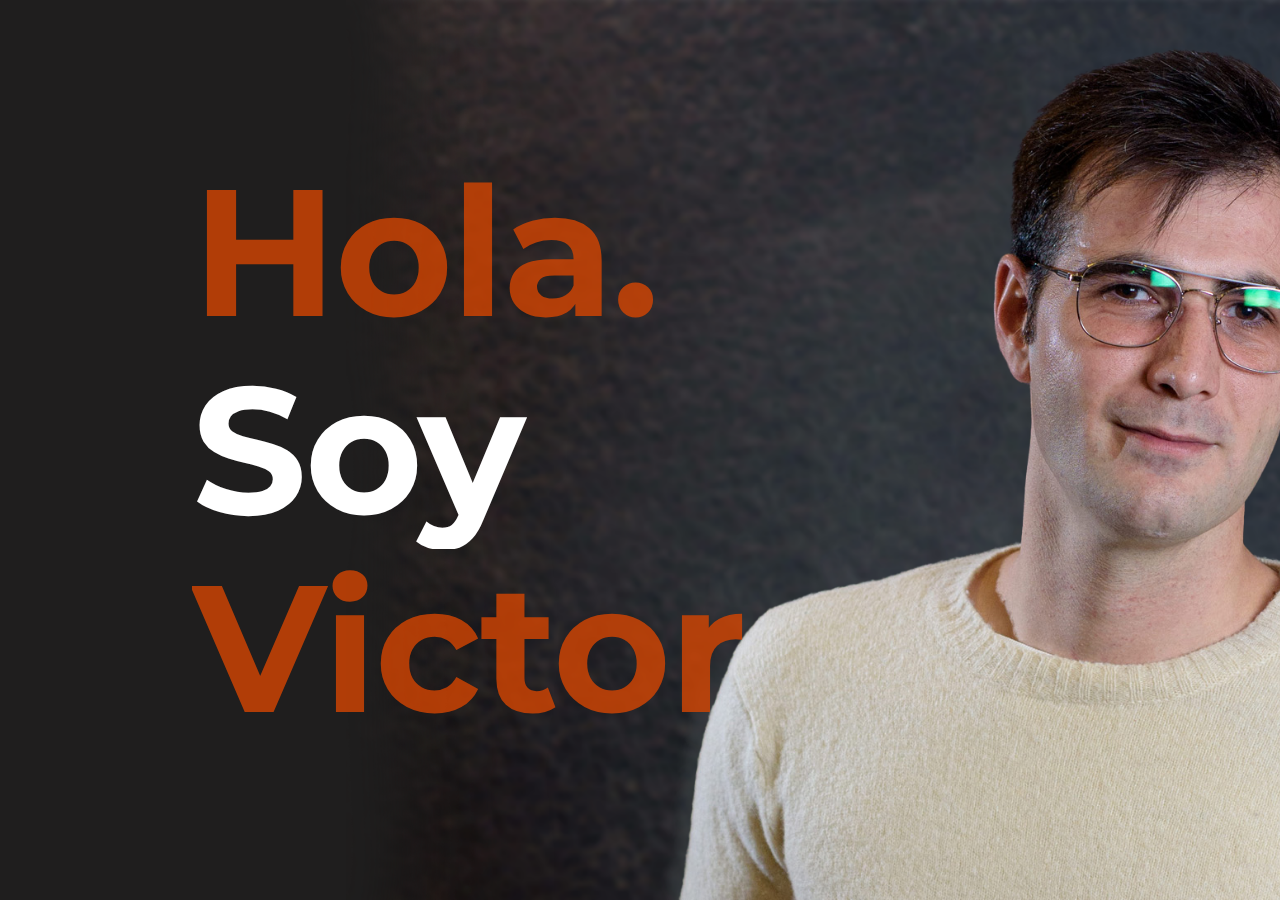
<file: index.html>
<!DOCTYPE html>
<html lang="es">
<head>
    <meta charset="UTF-8">
    <meta http-equiv="X-UA-Compatible" content="IE=edge">
    <meta name="viewport" content="width=device-width, initial-scale=1.0">
    <meta name="author" content="Victor Gonzalez">
    <!-- Referencia de la hoja de estilo de Css -->
    <link rel="stylesheet" href="css/style.css">
    <script src="https://ajax.googleapis.com/ajax/libs/jquery/1.8.3/jquery.min.js"></script>
  <script type="text/Javascript">

			$(document).ready(function(){
			    $(".mobile-tap-area").click(function(){
			        $(".toggle-mobile-first").toggle();
			        $(".toggle-mobile-second").toggle();
			    });
			});
		
  </script>
    
    <title>Victor González</title>
</head>
<body class="website-background-black">
    <div class="hide-mobile mobile-tap-area">
       
            <div class="max-width" >
                <div class="vertical-center">
                    <h1>
                        <div class="text-color-orange hide-text-block ">
                            <div class="animate toggle-mobile-first" >Hola</div>
                       
                        </div>
                        <div class="text-color-white hide-text-block">
                            <div class="animate delay04 toggle-mobile-first" >Soy</div>
                        
                        </div>
                        <div class="text-color-orange hide-text-block">
                            <div class="animate delay08 toggle-mobile-first" >Victor</div>
                         
                        </div>
                    </h1>
                </div>
            </div>
        
        <div class="everything">
        </div>
    </div>
        
    <div class="max-width">
        <div class="vertical-center">
            <h1>
                <div class="hide-text-block">
                    <a href="biografi.html">
                        <div class="animate text-color-orange on-hover-40 hide-web label-hello "></div>
                        <div class="animate text-color-orange on-hover-40 hide-mobile toggle-mobile-second" style="display: none;">Sobre mi</div>
                    </a>
                </div>
                <div class="hide-text-block">
                    <a href="work.html">
                        <div class="animate text-color-white on-hover-40 delay04 hide-web label-iam"></div>
                        <div class="animate text-color-white on-hover-40 delay04 hide-mobile toggle-mobile-second" style="display: none;">Porfolio</div>
                    </a>
                </div>
                <div class="hide-text-block">
                    <a href="contact.html">
                        <div class="animate text-color-orange on-hover-40 delay08 hide-web label-victor"></div>
                        <div class="animate text-color-orange on-hover-40 delay08 hide-mobile toggle-mobile-second" style="display:none;">Contacto</div>
                    </a>
                </div>
            </h1>
        </div>
    </div>
    <div class="bg-photo"></div>
    

</body>
</html>
</file>
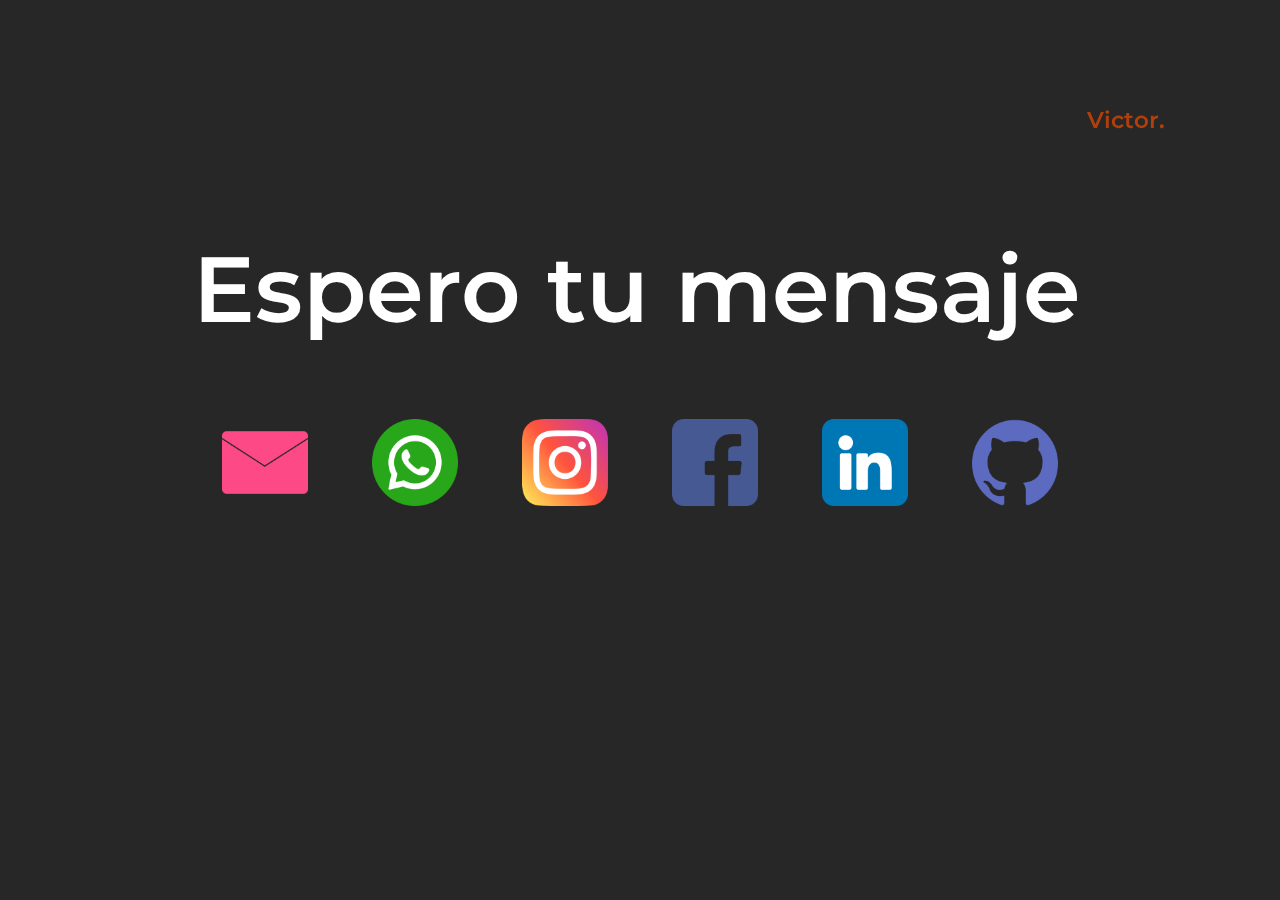
<file: contact.html>
<!DOCTYPE html>
<html lang="es">

<head>
    <meta charset="UTF-8">
    <meta http-equiv="X-UA-Compatible" content="IE=edge">
    <meta name="viewport" content="width=device-width, initial-scale=1.0">
    <!-- Referencia de la hoja de estilo de Css -->
    <link rel="stylesheet" href="./css/reset.css">
    <link rel="stylesheet" href="./css/bio.css">
    <link rel="preconnect" href="https://fonts.googleapis.com">
<link rel="preconnect" href="https://fonts.gstatic.com" crossorigin>
<link href="https://fonts.googleapis.com/css2?family=Montserrat:wght@500&family=Poppins:wght@600&display=swap" rel="stylesheet">
<link rel="preconnect" href="https://fonts.googleapis.com">
<link rel="preconnect" href="https://fonts.gstatic.com" crossorigin>
<link href="https://fonts.googleapis.com/css2?family=Montserrat:wght@600&family=Poppins:wght@600&display=swap" rel="stylesheet">
    <!-- Fonte del Proyecto Raleway -->

    <title>Porfolio | Victor González</title>
</head>

<body class="website-background-black">
    <div class="max-width">	
        <div class="logo">
            <div class="logo-inner">
                <a href="index.html">
                    <div class="label-logo on-hover--40 text-color-orange"></div>
                </a>
            </div>
        </div>
        <div class="top-bottom-margin">
            <div class="hide-text-block">
                <h2 class="text-color-white animate">Espero tu mensaje</h2>
            </div>		
            
            <div class="max-width-40 text-color-white animate delay02">
                <div class="links">
                    <section class="link_box">
                            <div class="link_line">
                                
                                <a class="on-hover-zoom text-color-orange name" href="mailto:birvovk@gmail.com" target="_blank"><img class="img_link" src="assets/Iconos/envolver.png" alt="Email"></a>
                            
                            </div>
                            
                            <div class="link_line">
                                <a class="on-hover-zoom text-color-orange name" href="https://wa.me/+5492644142125" target="_blank"> <img class="img_link" src="assets/Iconos/whatsapp.png" alt="Whatsapp"></a>
                            </div>
                            
                            <div class="link_line">
                                <a class="on-hover-zoom text-color-orange name" href="https://www.instagram.com/victor_gonzalezvk/" target="_blank"><img class="img_link" src="assets/Iconos/instagram.png" alt="Instagram"></a>
                            </div>
                            
                            <div class="link_line">
                                <a class="on-hover-zoom text-color-orange name" href="https://www.facebook.com/victorgonzalezvk" target="_blank"><img class="img_link" src="assets/Iconos/facebook.png" alt="Facebook"></a>
                            </div>

                            <div class="link_line">
                                <a class="on-hover-zoom text-color-orange name" href="https://www.linkedin.com/in/victor-gonzalez-birvovk/" target="_blank"><img class="img_link" src="assets/Iconos/linkedin.png" alt="Linkedin"></a>
                            </div>
                            
                            <div class="link_line">
                                <a class="on-hover-zoom text-color-orange name" href="https://github.com/Birvovk" target="_blank"><img class="img_link" src="assets/Iconos/github.png" alt="Github"></a>
                            </div>

                    </section>
                </div>			
    
            </div>
        </div>
    
      





</body>
</file>
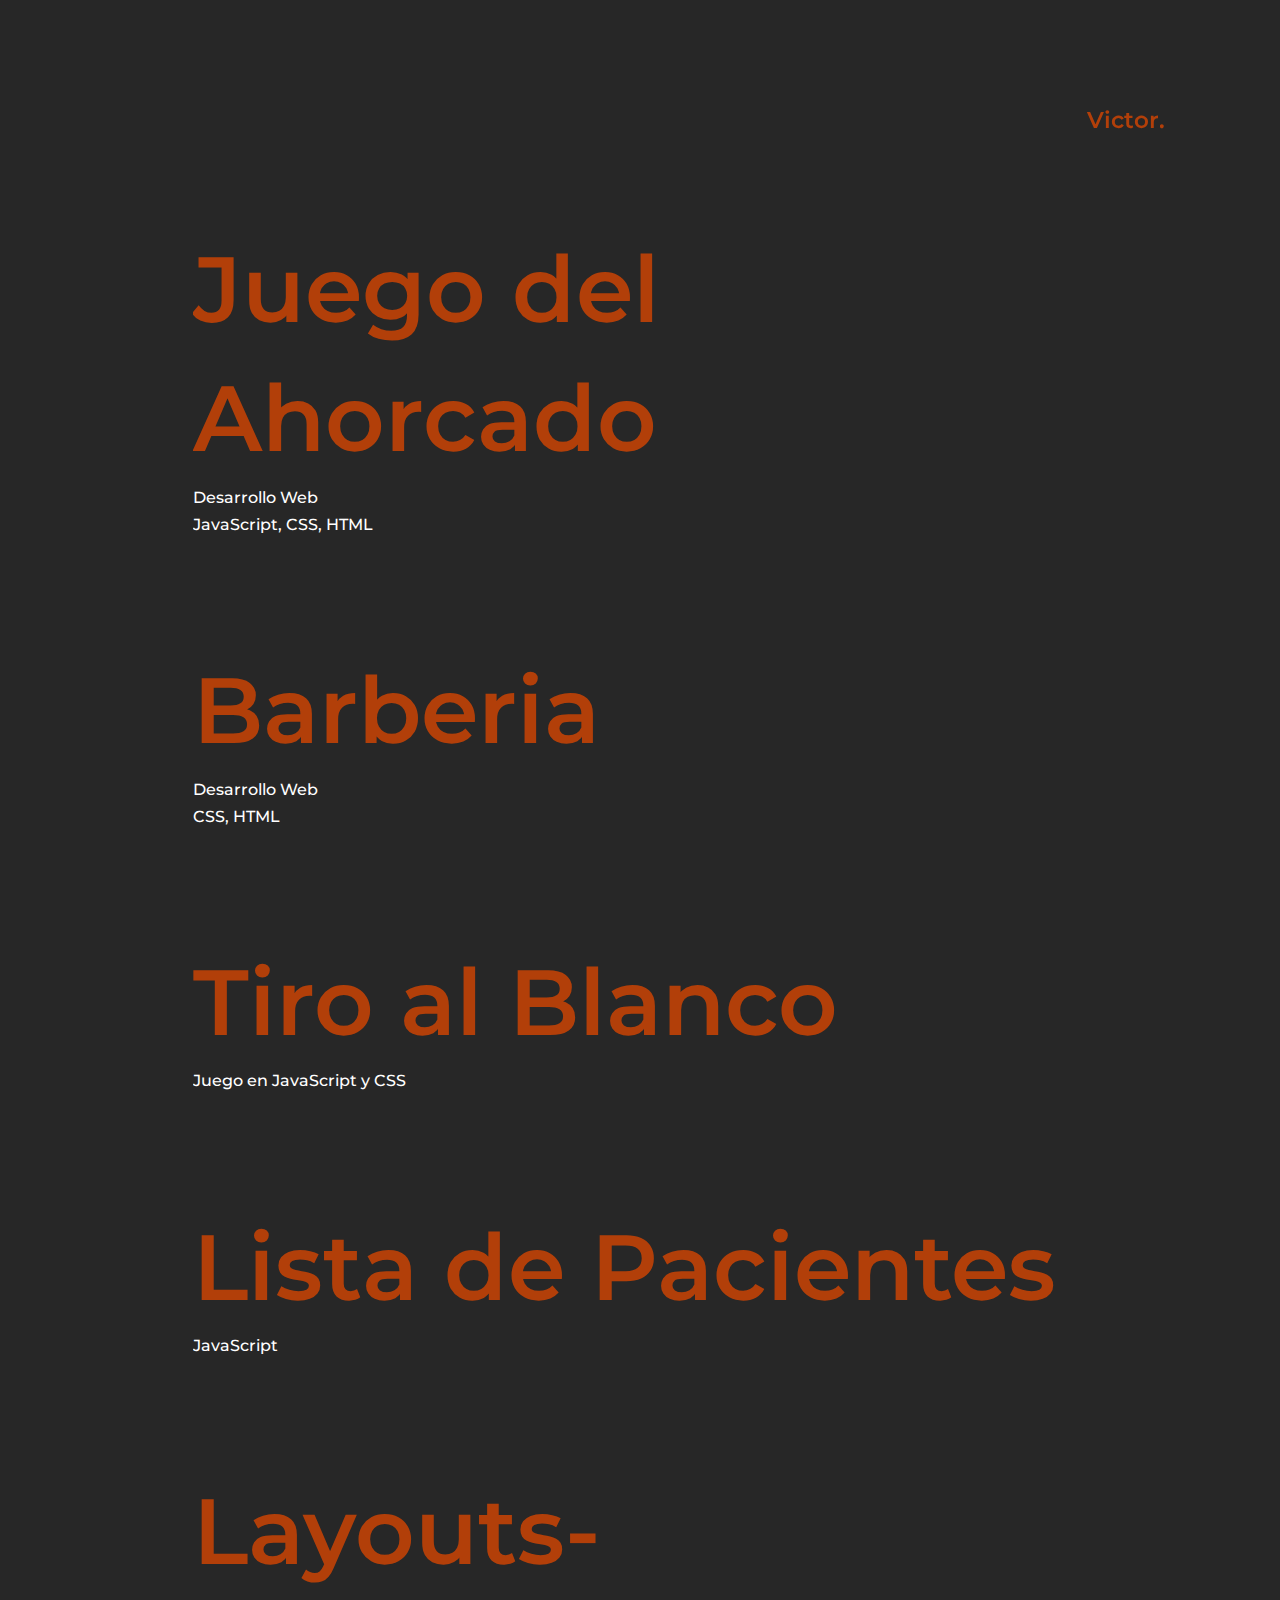
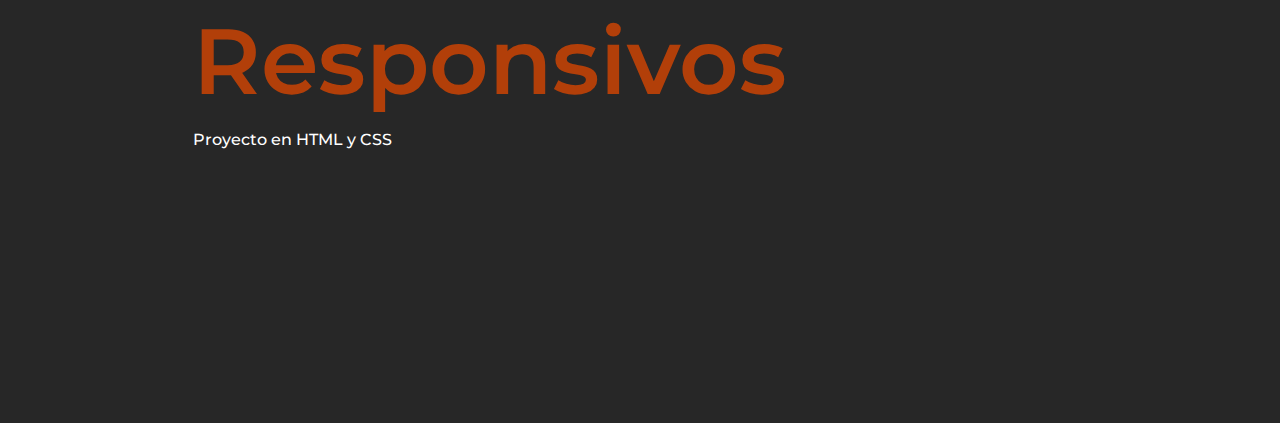
<file: work.html>
<!DOCTYPE html>
<html lang="es">

<head>
    <meta charset="UTF-8">
    <meta http-equiv="X-UA-Compatible" content="IE=edge">
    <meta name="viewport" content="width=device-width, initial-scale=1.0">
    <!-- Referencia de la hoja de estilo de Css -->
    <link rel="stylesheet" href="./css/bio.css">
    <link rel="preconnect" href="https://fonts.googleapis.com">
<link rel="preconnect" href="https://fonts.gstatic.com" crossorigin>
<link href="https://fonts.googleapis.com/css2?family=Montserrat:wght@500&family=Poppins:wght@600&display=swap" rel="stylesheet">
<link rel="preconnect" href="https://fonts.googleapis.com">
<link rel="preconnect" href="https://fonts.gstatic.com" crossorigin>
<link href="https://fonts.googleapis.com/css2?family=Montserrat:wght@600&family=Poppins:wght@600&display=swap" rel="stylesheet">

    <title>Porfolio | Victor González</title>
</head>

<body class="website-background-black">
    <div class="max-width">	
        <div class="logo">
            <div class="logo-inner">
                <a href="index.html">
                    <div class="label-logo on-hover--40 text-color-orange"></div>
                </a>
            </div>
        </div>
        <div class="top-bottom-margin animate">	
    
            <!-- Work -->
            <a href="https://birvovk.github.io/Juego-del-Ahorcado/" target="_blank">
                <div class="on-hover-40 hide-text-block work-block">
                    <h2 class="text-color-orange">Juego del Ahorcado</h2>
                    <p class="size-small text-color-white">Desarrollo Web <br>JavaScript, CSS, HTML</p>
                </div>
            </a>
            <!-- Work -->
            <a href="https://birvovk.github.io/Barberia-alura/" target="_blank">
                <div class="on-hover-40 hide-text-block work-block">
                    <h2 class="text-color-orange">Barberia</h2>
                    <p class="size-small text-color-white">Desarrollo Web <br>CSS, HTML</p>
                </div>
            </a>	
            <!-- Work -->
            <a href="https://birvovk.github.io/Tiro_al_Blanco/" target="_blank">
                <div class="on-hover-40 hide-text-block work-block">
                    <h2 class="text-color-orange">Tiro al Blanco</h2>
                    <p class="size-small text-color-white">Juego en JavaScript y CSS</p>
                </div>
            </a>
            <!-- Work -->
            <a href="https://birvovk.github.io/Lista-de-Bsuqueda-/" target="_blank">
                <div class="on-hover-40 hide-text-block work-block">
                    <h2 class="text-color-orange">Lista de Pacientes</h2>
                    <p class="size-small text-color-white">JavaScript</p>
                </div>
            </a>
            <!-- Work -->
            <a href="https://birvovk.github.io/Layouts-Responsivos/" target="_blank">
                <div class="on-hover-40 hide-text-block work-block">
                    <h2 class="text-color-orange">Layouts-Responsivos</h2>
                    <p class="size-small text-color-white">Proyecto en HTML y CSS</p>
                </div>
            </a>
    
        </div>
    </div>  






</body>
</file>
<file: css/style.css>
@font-face {
	font-family: 'Regular';
	src: url('../font/Montserrat-Medium.ttf');
	src: url('../font/Montserrat-Medium.ttf') format('montserrat'),
		url('../font/Montserrat-Medium.ttf') format('woff'),
		url('../font/Montserrat-Medium.ttf') format('truetype');
	font-weight: normal;
	font-style: normal;
}
@font-face {
	font-family: 'Semibold';
	src: url('../font/Montserrat-SemiBold.ttf');
	src: url('../font/Montserrat-SemiBold.ttf') format('montserrat'),
		url('../font/Montserrat-SemiBold.ttf') format('woff'),
		url('../font/Montserrat-SemiBold.ttf') format('truetype');
	font-weight: 600;
	font-style: normal;
}
@font-face {
	font-family: 'Blod';
	src: url('../font/Montserrat-Bold.ttf');
	src: url('../font/Montserrat-Bold.ttf') format('montserrat'),
		url('../font/Montserrat-Bold.ttf') format('woff'),
		url('../font/Montserrat-Bold.ttf') format('truetype');
	font-weight:bold;
	font-style:normal	;
}


html, body, div, span, applet, object, iframe,
h1, h2, h3, h4, h5, h6, p, blockquote, pre,
a, abbr, acronym, address, big, cite, code,
del, dfn, em, img, ins, kbd, q, s, samp,
small, strike, strong, sub, sup, tt, var,
b, u, i, center,
dl, dt, dd, ol, ul, li,
fieldset, form, label, legend,
table, caption, tbody, tfoot, thead, tr, th, td,
article, aside, canvas, details, embed,
figure, figcaption, footer, header, hgroup,
menu, nav, output, ruby, section, summary,
time, mark, audio, video {
	margin: 0;
	padding: 0;
	border: 0;
	font-size: 100%;
	font: inherit;
	vertical-align: baseline;
}

html, body {
    -webkit-font-smoothing: antialiased;
    -moz-osx-font-smoothing: grayscale;
    font-smoothing: antialiased;
    text-rendering: optimizeLegibility;
    padding:0;
    margin:0;
	font-size: calc(1em + 1vw);
  background-color: #1f1e1e;
}

/*	=====================================================================
									GENERAL							
	===================================================================== */



  ::selection {
    color: rgba(255,255,255,.99);
    background: rgba(0,0,0,.99);
  }
  ::-moz-selection {
    color: rgba(255,255,255,.99);
    background: rgba(0,0,0,.99);
  }
  
  /* ------ Backgrounds ------ */
  .website-background-black {
    background: #272727;
  }
  .website-background-white {
    background: #ffffff;
  }
  
  /* ------ Colors ------ */
  .text-color-white {
    color: #ffffff;
  }
  .text-color-orange {
    color: #d44503ce;
  }
  .text-color-black {
    color: #000000;
  }
  .text-color-gray {
    color: #888888;
  }
  
/* ------ Text styles ------ */
.underline {
	text-decoration: underline;
}

.hide-text-block {
	position: relative;
	display: block;
	overflow: hidden;
}

h1 {
	font-family:'blod';
	position: fixed;
	
	line-height: 110%;
	letter-spacing: -2px;
    font-size: 1.2em; /* general fallback */
    font-size: 12vmax; /* IE9 fallback */
/*     font-size: 19vmin; */
    font-size:20vmin;
		

}
		@media screen and (max-width: 767px) {
			h1 {
			line-height: 130%;
			}
		}
		
h2 {
	font-family:'Semibold';
	line-height: 140%;
	font-size: 100px;
    font-size: 2.222em;
}

h3 {
	font-family:'Regular';
	line-height: 120%;
	font-size: 64px;
	/* font-size: 1.780em; */
}

h4 {
	font-family:'Regular';	
	line-height: 140%;
	font-size: 48px;
	font-size: 40px;
	margin: 16vh 0 4vh 0;
	margin: 24vh 0 4vh 0;
}
		@media screen and (max-width: 767px) {
			h4 {
			font-size: 30px;
			}
		}
h5 {
	font-family:'Blod';
	line-height: 140%;
	font-size: 36px;
	font-size: 30px;
	margin: 12vh 0 5vh 0;
	margin: 12vh 0 3vh 0;
	

}
		@media screen and (max-width: 767px) {
			h5 {
				font-size: 20px;
			}
		}
h6 {
	font-family: "Blod";
	line-height: 140%;
	font-size: 24px;
	margin: 8vh 0 2vh 0;	
}	


/* ------ paragraph styling ------ */

p {
	line-height: 170%;
	font-family:'Regular';
	font-size: 18px;
	margin-bottom: 3vh;
}

p.size-small {
	font-family: 'Regular';
	font-size: 16px;
	margin-bottom: 0;
}
		@media screen and (max-width: 767px) {
			p.size-small {
			font-size: 14px;
			}
		}
		
.f_title{

word-wrap: break-word;
font-size: 4rem;
}


.size-medium {
	line-height: 180%;
	font-size: 20px;
}

.size-large {
	line-height: 160%;
	font-size: 24px;
	margin-bottom: 4vh;
}

b {
	font-family: 'Regular';
}

i {
	font-style:italic;
}

/* ------ List ------ */
ul {
	line-height: 180%;
	font-family:'Regular';
	font-size: 18px;
	margin-bottom: 5vh;
}

li {
	margin-left: 3vh;
}


blockquote {
	line-height: 170%;
	font-family:'Regular';
	font-size: 18px;
/* 	font-style:italic; */
	color: #666666;
	margin: 6vmin 0;
	padding: 10px 20px 10px 30px;
	border-left:4px solid #dddddd;
}



/* ------ Links ------ */
a, a:after, a:visited {
	text-decoration: none;
	cursor: pointer;
	color: #a3a3a3;	
}


a.text-color-white, a.text-color-white:after, a.text-color-white:visited {
	color: #dfdfdf;	
}

a.text-color-orange, a.text-color-orange:after, a.text-color-orange:visited {
	color: #d44503ce;
}

/* ------ Hover states ------ */
.on-hover-40, .on-hover--40 {
	transition: all .4s cubic-bezier(0.2, 0.6, 0.2, 1);
}
.on-hover-40:hover {
	margin-left: 40px;
	transition: all .4s cubic-bezier(0.2, 0.6, 0.2, 1);	
}
.on-hover--40:hover {
	margin-left: -40px;
	transition: all .4s cubic-bezier(0.2, 0.6, 0.2, 1);	
}
		@media screen and (max-width: 767px) {
			.on-hover-40:hover {
				margin-left: 0px;	
			}
			.on-hover--40:hover {
				margin-left: 0px;
			}	
		}

/* ------ Media ------ */
img {
    max-width: 100%;
    max-height: 100%;
	pointer-events: none !important;
}
video {
	display: block;
	max-width: 100%;
	height: auto;
}

/* ------ Hide .lazy elements if JavaScript is off ------ */
.no-js .lazy {
  display: none;
}

/* ------ Grid ------ */
.top-bottom-margin {
	margin: 40vh 0 20vh 0;
	margin: 35vh 0 20vh 0;
	margin: 25vh 0 30vh 0;
} 

.max-width {
	max-width: 68%;
	max-width: 21.5em;
	margin: 0 auto;
}
		@media screen and (max-width: 767px) {
			.max-width {
				max-width: 100%;
				max-width: 86%;
			}
		}

/* ------ Logo ------ */
.logo {
	float: right;
}
.logo-inner {
	position: fixed;
	top: 10%;
	z-index: 999;
}
		@media screen and (max-width: 767px) {
			.logo-inner {
				top: 5%;
				left: 75%;
				
			}
		}
.label-logo:after { 
	font-family:"Semibold";
	font-size: 25px;
    content:"Victor.";
}
.label-logo:hover:after{
	content:"Victor.Home";
	white-space: nowrap;
}
		@media screen and (max-width: 767px) {
			.label-logo:hover:after{
				content:"Victor.";
				
			}
		}
.label-logo{
	-webkit-animation:fadelogo .6s cubic-bezier(0.2, 0.6, 0.2, 1);
	-moz-animation:fadelogo .6s cubic-bezier(0.2, 0.6, 0.2, 1);
	animation:fadelogo .6s cubic-bezier(0.2, 0.6, 0.2, 1);
	-webkit-animation-fill-mode:backwards;
	-moz-animation-fill-mode:backwards;
	animation-fill-mode:backwards;	
}
@-webkit-keyframes fadelogo {
	0% {-webkit-transform: translateY(10vh);}
	100% {-webkit-transform: translateY(0vh);}	
}
@keyframes fadelogo {
	0% {opacity: 0;transform: translateY(10vh);}
	100% {opacity: 1;transform: translateY(0vh);}	
}

/* ------ Reading position ------ */
.rpi-progress-bar{
	box-sizing:border-box;
	position:fixed;
	width:100%;
	top:0;
	left:0;
	padding-bottom:20px;
	z-index: 1;
}
.rpi-progress-bar__position{
	box-sizing:inherit;
	height:4px; /* control the height of the progress bar */
	width:100%;
	background-color: #D1001D;
	-webkit-transform-origin:0 50%;
	transform-origin:0 50%;
	-webkit-transition:-webkit-transform 50ms;
	transition:-webkit-transform 50ms;
	transition:transform 50ms;
	transition:transform 50ms,-webkit-transform 50ms;
	-webkit-transform:scaleX(0);
	transform:scaleX(0);
	will-change:transform;
	position:relative;
}




/*	=====================================================================
									HOMEPAGE							
	===================================================================== */


.vertical-center {
	
  position: absolute;
	height: 100%;
	display: -webkit-flex; /* Safari */
	display: flex;  
	-webkit-align-items: center; /* Safari */
	align-items:   center;
	left: 15%;
}

.label-hello:after{
    content:"Hola.";
}
.label-hello:hover:after{
	content:"Sobre mi";
}
.label-iam:after{
    content:"Soy";
}
.label-iam:hover:after{
	content:"Porfolio";
}
.label-victor:after{
    content:"Victor";
}
.label-victor:hover:after{
	content:"Contacto";
}
.label-error:after{
	content:"Oops!";
}
.label-error:hover:after{
	content:"Home";
}

.animate {
	-webkit-animation:animate .6s cubic-bezier(0.2, 0.6, 0.2, 1);
	-moz-animation:animate .6s cubic-bezier(0.2, 0.6, 0.2, 1);
	animation:animate .6s cubic-bezier(0.2, 0.6, 0.2, 1);
	-webkit-animation-fill-mode:backwards;
	-moz-animation-fill-mode:backwards;
	animation-fill-mode:backwards;
}


@-webkit-keyframes animate {
	0% {opacity: 0;-webkit-transform: translateY(100%);}
	100% {opacity: 1;-webkit-transform: translateY(0%);}	
}

@keyframes animate {
	0% {opacity: 0;transform: translateY(30vh);} /* WORK ON THISSS! */
/* 	0% {transform: translateY(100%);} */
	100% {opacity: 1;transform: translateY(0%);}	
}

/* ------ Delays ------ */
.delay02 { -webkit-animation-delay: .2s; animation-delay: .2s;}
.delay04 { -webkit-animation-delay: .4s; animation-delay: .4s;}
.delay06 { -webkit-animation-delay: .6s; animation-delay: .6s;}
.delay08 { -webkit-animation-delay: .8s; animation-delay: .8s;}
.delay10 { -webkit-animation-delay: 1s; animation-delay: 1s;}
.delay12 { -webkit-animation-delay: 1.2s; animation-delay: 1.2s;}

/* ------ Background photo ------ */
.bg-photo {	
	z-index: -9;	
	position: fixed;
	top: 0; 
	right: 0; 
	bottom: 0; 
	left: 27%;
	background-image: url('../assets/Imagenes/vic.png');
	background-repeat: no-repeat; 
	-webkit-background-size: cover;
	-moz-background-size: cover;
	-o-background-size: cover;
	 background-size: cover;
	
	-webkit-animation:bg-photo 1.2s cubic-bezier(.5, .6, .6, 1);
	-moz-animation:bg-photo 1.2s cubic-bezier(.5, .6, .6, 1);
	animation:bg-photo 1.2s cubic-bezier(.5, .6, .6, 1);	
	-webkit-animation-fill-mode:backwards;
	-moz-animation-fill-mode:backwards;
	animation-fill-mode:backwards;
}
	@media screen and (max-width: 767px) {
		.bg-photo {
		-webkit-animation:bg-photo .6s cubic-bezier(.5, .6, .6, 1);
		-moz-animation:bg-photo .6s cubic-bezier(.5, .6, .6, 1);
		animation:bg-photo .6s cubic-bezier(.5, .6, .6, 1);		
		}
	}
@-webkit-keyframes bg-photo {
	0% {opacity: 0;transform: scale(1.1);}
	100% {opacity: 1;transform: scale(1);}	
}

@keyframes bg-photo {
	0% {opacity: 0;transform: scale(1.1);}
	100% {opacity: 1;transform: scale(1);}	
}
		@media screen and (max-width:480px) {
			.bg-photo {
				left: -8%;
			}	
		}


/*	=====================================================================
							HOMEPAGE MOBILE							
	===================================================================== */


@media screen and (min-width: 768px) {
	.hide-mobile {
		display: none;
	
	}
}

@media screen and (max-width: 767px) {
	.hide-web {
		display: none;
		
	}
	.toggle-mobile-second {
		display: none;
		font-size: 2.5rem;
	}
	.mobile-tap-area {
		background: transparent;
		position: absolute;
		width: 100%;
		height: 100%;
	}
	.tap-indication {
	    text-align: center;
		width: 100%;
		font-family:"Medium";
		color: #ffffff;
		position: fixed;
		bottom: 4%;
		font-size: 0.6em; /* general fallback */
	    font-size: 3.6vm; /* IE9 fallback */
	    font-size: 3.6vmin;
		animation: bounce 1s infinite alternate;
		
		-webkit-animation:bounce .5s cubic-bezier(.5, .6, .6, 1) infinite alternate;
		-moz-animation:bounce .5s cubic-bezier(.5, .6, .6, 1) infinite alternate;
		animation:bounce .5s cubic-bezier(.5, .6, .6, 1) infinite alternate;	
	}
	@keyframes bounce {
	  from {
	    transform: translateY(0px);
	  }
	  to {
	    transform: translateY(-8px);
	  }
	}
	@-webkit-keyframes bounce {
	  from {
	    transform: translateY(0px);
	  }
	  to {
	    transform: translateY(-8px);
	  }
	}
}


/*	=====================================================================
							ABOUT AND CONTACT					
	===================================================================== */

.max-width-left-70 {	
	max-width: 70%;
}
		@media screen and (max-width: 767px) {
			.max-width-left-70 {	
				max-width: 100%;
			}
		}


/* ------ Copy email to clipboard ------ */
.label-email {
	cursor: pointer;
}
.label-email:after{
    content:"birvovk@gmail.com";
}
.label-email:hover:after{
	content:"Copy to clipboard";
}
.label-email:hover:active:after {
    content:"Email copied";
}
		@media screen and (max-width: 767px) {
			.label-email:hover:after{
				content:"Copied to clipboard";
			}
		}



/*	=====================================================================
								WORK LIST							
	===================================================================== */

.work-block {
	margin: 12vh 0;
}

		@media screen and (max-width: 767px) {
			.work-block {
				margin-top: 10vh 0;
			}
		}

/*	=====================================================================
								PROJECT PAGE							
	===================================================================== */


.block-image-overflow {
    width: 100%;
    overflow: hidden;
}


.hero-image {
	width: 100vw;
	
	overflow: hidden;
	margin: 30vh 0;
}
		@media screen and (max-width: 767px) {
			.hero-image {
				margin: 20vh 0;
			}	
		}	
.hero-image img {
   
    object-fit: cover;
}
		@media screen and (max-width: 767px) {
			.hero-image img {
				background-position: right bottom;
			}	
		}	

.max-width-70 {	
	max-width: 70%;
	margin: 0 auto;
}
		@media screen and (max-width: 767px) {
			.max-width-70 {	
				max-width: 100%;
				margin: auto;
			}
		}


.links a {
	display: block;
	margin: 4vh 0;
	font-family: 'Blod';
	font-size: 19px;	
}



.link_box{
	display: flex;
	justify-content: space-between;

}

.link_line{
	justify-content: space-between;
	padding: 1rem;
}

.img_link{
	max-width: 3rem;
}


.images {
	margin: 8vh 0;
}
	@media screen and (max-width: 767px) {
		.images {
			margin: 4vh 0;
		}
	}

.images img {
	margin: 4vh 0;
}
	@media screen and (max-width: 767px) {
		.images img {
			margin: 2vh 0;
		}
	}


.video {
	margin: 8vh 0;
}
	@media screen and (max-width: 767px) {
		.video {
			margin: 4vh 0;
		}
	}

#skills{
	margin-top: 5rem;
	text-align: center;
	
}

.skills__title{
	margin: 2rem;
	font-size: 2rem;
}

.skills__line{
	display: flex;
	justify-content: center;
}

.skills__box{
	align-items: center;
	padding: 3%;
}

.skills__img{
size: 0.1rem;

max-width: 3rem;
}

	
/* iPhone video container */
.iphone-video {
	width: 100%;
	height: 80vh;
	display: -webkit-flex; /* Safari */
	display: flex;  
	-webkit-align-items: center; /* Safari */
	align-items: center;
	position: relative;
}

.iphone-notch {
	background-image: url(../img/devices-iphone-notch.png);
	background-repeat: no-repeat;
	background-size: contain;
	background-position: center;
	height: 20%;
	width: 100%;
	position: absolute;
	z-index: 1;
	margin-top: -17%;

}

.iphone-mask {
   -moz-border-radius:28px;
    -webkit-border-radius:28px;
    border-radius:28px;
    overflow:hidden;
	position: relative;
	margin: 0 auto;
	height: 70vh;
}
.iphone-video video {
	width: auto;
	height: 70vh;
}
.devices-iphone {
	background-image: url(../img/devices-iphone.png);
	background-repeat: no-repeat;
	background-size: contain;
	background-position: center;
	height: 100%;
	width: 100%;
	position: absolute;
	z-index: -1;
}
		
		@media screen and (max-width: 767px) {
			.iphone-video {
				height: 60vh;
			}
			.iphone-mask {
			   -moz-border-radius:18px;
			    -webkit-border-radius:18px;
			    border-radius:18px;
				height: 52vh;
			}
			.iphone-video video {
				height: 52vh;
			}
		}
</file>
<file: css/bio.css>
@font-face {
	font-family: 'Regular';
	src: url('../font/Montserrat-Medium.ttf');
	src: url('../font/Montserrat-Medium.ttf') format('montserrat'),
		url('../font/Montserrat-Medium.ttf') format('woff'),
		url('../font/Montserrat-Medium.ttf') format('truetype');
	font-weight: normal;
	font-style: normal;
}
@font-face {
	font-family: 'Semibold';
	src: url('../font/Montserrat-SemiBold.ttf');
	src: url('../font/Montserrat-SemiBold.ttf') format('montserrat'),
		url('../font/Montserrat-SemiBold.ttf') format('woff'),
		url('../font/Montserrat-SemiBold.ttf') format('truetype');
	font-weight: 600;
	font-style: normal;
}
@font-face {
	font-family: 'Blod';
	src: url('../font/Montserrat-Bold.ttf');
	src: url('../font/Montserrat-Bold.ttf') format('montserrat'),
		url('../font/Montserrat-Bold.ttf') format('woff'),
		url('../font/Montserrat-Bold.ttf') format('truetype');
	font-weight:bold;
	font-style:normal	;
}

html, body, div, span, applet, object, iframe,
h1, h2, h3, h4, h5, h6, p, blockquote, pre,
a, abbr, acronym, address, big, cite, code,
del, dfn, em, img, ins, kbd, q, s, samp,
small, strike, strong, sub, sup, tt, var,
b, u, i, center,
dl, dt, dd, ol, ul, li,
fieldset, form, label, legend,
table, caption, tbody, tfoot, thead, tr, th, td,
article, aside, canvas, details, embed,
figure, figcaption, footer, header, hgroup,
menu, nav, output, ruby, section, summary,
time, mark, audio, video {
	margin: 0;
	padding: 0;
	border: 0;
	font-size: 100%;
	font: inherit;
	vertical-align: baseline;
}

html, body {
    -webkit-font-smoothing: antialiased;
    -moz-osx-font-smoothing: grayscale;
    font-smoothing: antialiased;
    text-rendering: optimizeLegibility;
    padding:0;
    margin:0;
	font-size: calc(1em + 1vw);
}

/*	=====================================================================
									GENERAL							
	===================================================================== */

::selection {
  color: rgba(255,255,255,.99);
  background: rgba(0,0,0,.99);
}
::-moz-selection {
  color: rgba(255,255,255,.99);
  background: rgba(0,0,0,.99);
}

/* ------ Backgrounds ------ */
.website-background-black {
	background: #272727;
}
.website-background-white {
	background: #ffffff;
}

/* ------ Colors ------ */
.text-color-white {
	color: #ffffff;
}
.text-color-orange {
	color: #d44503ce;
}
.text-color-black {
	color: #000000;
}
.text-color-gray {
	color: #888888;
}

/* ------ Text styles ------ */
.underline {
	text-decoration: underline;
}

.hide-text-block {
	position: relative;
	display: block;
	overflow: hidden;
}

h1 {
	font-family:'Bold';
	
	line-height: 110%;
	letter-spacing: -2px;
    font-size: 1.2em; /* general fallback */
    font-size: 12vmax; /* IE9 fallback */
/*     font-size: 19vmin; */
    font-size: 9vmin;
		

}
		@media screen and (max-width: 767px) {
			h1 {
			line-height: 130%;
			}
		}
		
h2 {
	font-family:'Semibold';
	line-height: 140%;
	font-size: 100px;
    font-size: 2.222em;
}

h3 {
	font-family:'Regular';
	line-height: 120%;
	font-size: 64px;
	/* font-size: 1.780em; */
}

h4 {
	font-family:'Regular';	
	line-height: 140%;
	font-size: 48px;
	font-size: 40px;
	margin: 16vh 0 4vh 0;
	margin: 24vh 0 4vh 0;
}
		@media screen and (max-width: 767px) {
			h4 {
			font-size: 30px;
			}
		}
h5 {
	font-family:'Blod';
	line-height: 140%;
	font-size: 36px;
	font-size: 30px;
	margin: 12vh 0 5vh 0;
	margin: 12vh 0 3vh 0;
	

}
		@media screen and (max-width: 767px) {
			h5 {
				font-size: 20px;
			}
		}
h6 {
	font-family: "Blod";
	line-height: 140%;
	font-size: 24px;
	margin: 8vh 0 2vh 0;	
}	


/* ------ paragraph styling ------ */

p {
	line-height: 170%;
	font-family:'Regular';
	font-size: 18px;
	margin-bottom: 3vh;
}

p.size-small {
	font-family: 'Regular';
	font-size: 16px;
	margin-bottom: 0;
}
		@media screen and (max-width: 767px) {
			p.size-small {
			font-size: 14px;
			}
		}
		
.f_title{

word-wrap: break-word;
font-size: 4rem;
}


.size-medium {
	line-height: 180%;
	font-size: 20px;
}

.size-large {
	line-height: 160%;
	font-size: 24px;
	margin-bottom: 4vh;
}

b {
	font-family: 'Regular';
}

i {
	font-style:italic;
}


/* ------ List ------ */
ul {
	line-height: 180%;
	font-family:'Regular';
	font-size: 18px;
	margin-bottom: 5vh;
	list-style: none;
}

li {
	margin-left: 3vh;
}


blockquote {
	line-height: 170%;
	font-family:'Regular';
	font-size: 18px;
/* 	font-style:italic; */
	color: #666666;
	margin: 6vmin 0;
	padding: 10px 20px 10px 30px;
	border-left:4px solid #dddddd;
}



/* ------ Links ------ */
a, a:after, a:visited {
	text-decoration: none;
	cursor: pointer;
	color: #a3a3a3;	
}


a.text-color-white, a.text-color-white:after, a.text-color-white:visited {
	color: #dfdfdf;	
}

a.text-color-orange, a.text-color-orange:after, a.text-color-orange:visited {
	color: #d44503ce;
}

/* ------ Hover states ------ */
.on-hover-40, .on-hover--40 {
	transition: all .4s cubic-bezier(0.2, 0.6, 0.2, 1);
}
.on-hover-40:hover {
	margin-left: 40px;
	transition: all .4s cubic-bezier(0.2, 0.6, 0.2, 1);	
}
.on-hover--40:hover {
	margin-left: -40px;
	transition: all .4s cubic-bezier(0.2, 0.6, 0.2, 1);	
}
		@media screen and (max-width: 767px) {
			.on-hover-40:hover {
				margin-left: 0px;	
			}
			.on-hover--40:hover {
				margin-left: 0px;
			}	
		}


.on-hover-zoom{
	transition: all .4s cubic-bezier(0.2, 0.6, 0.2, 1);

}	

.on-hover-zoom:hover{
transform: scale(1.5);
transition: all .2s cubic-bezier(0.2, 0.6, 0.2, 1);

}


/* ------ Media ------ */
img {
    max-width: 100%;
    max-height: 100%;
	pointer-events: none !important;
}
video {
	display: block;
	max-width: 100%;
	height: auto;
}

/* ------ Hide .lazy elements if JavaScript is off ------ */
.no-js .lazy {
  display: none;
}

/* ------ Grid ------ */
.top-bottom-margin {
	margin: 40vh 0 20vh 0;
	margin: 35vh 0 20vh 0;
	margin: 25vh 0 30vh 0;
} 

.max-width {
	max-width: 68%;
	max-width: 21.5em;
	margin: 0 auto;
}
		@media screen and (max-width: 767px) {
			.max-width {
				max-width: 100%;
				max-width: 86%;
			}
		}

/* ------ Logo ------ */
.logo {
	float: right;
}
.logo-inner {
	position: fixed;
	top: 10%;
	z-index: 999;
}
		@media screen and (max-width: 767px) {
			.logo-inner {
				top: 5%;
				left: 75%;
			}
		}
.label-logo:after { 
	font-family:"Semibold";
	font-size: 0.8rem;
    content:"Victor.";
}
.label-logo:hover:after{
	content:"Victor.Home";
	white-space: nowrap;
}
		@media screen and (max-width: 767px) {
			.label-logo:hover:after{
				content:"Victor.";
				font-size: 1rem;
			}
		}
.label-logo{
	-webkit-animation:fadelogo .6s cubic-bezier(0.2, 0.6, 0.2, 1);
	-moz-animation:fadelogo .6s cubic-bezier(0.2, 0.6, 0.2, 1);
	animation:fadelogo .6s cubic-bezier(0.2, 0.6, 0.2, 1);
	-webkit-animation-fill-mode:backwards;
	-moz-animation-fill-mode:backwards;
	animation-fill-mode:backwards;	
}
@-webkit-keyframes fadelogo {
	0% {-webkit-transform: translateY(10vh);}
	100% {-webkit-transform: translateY(0vh);}	
}
@keyframes fadelogo {
	0% {opacity: 0;transform: translateY(10vh);}
	100% {opacity: 1;transform: translateY(0vh);}	
}

/* ------ Reading position ------ */
.rpi-progress-bar{
	box-sizing:border-box;
	position:fixed;
	width:100%;
	top:0;
	left:0;
	padding-bottom:20px;
	z-index: 1;
}
.rpi-progress-bar__position{
	box-sizing:inherit;
	height:4px; /* control the height of the progress bar */
	width:100%;
	background-color: #D1001D;
	-webkit-transform-origin:0 50%;
	transform-origin:0 50%;
	-webkit-transition:-webkit-transform 50ms;
	transition:-webkit-transform 50ms;
	transition:transform 50ms;
	transition:transform 50ms,-webkit-transform 50ms;
	-webkit-transform:scaleX(0);
	transform:scaleX(0);
	will-change:transform;
	position:relative;
}




/*	=====================================================================
									HOMEPAGE							
	===================================================================== */


.vertical-center {
	position: absolute;
	height: 100%;
	display: -webkit-flex; /* Safari */
	display: flex;  
	-webkit-align-items: center; /* Safari */
	align-items:   center;
}

.label-hello:after{
    content:"Hola.";
}
.label-hello:hover:after{
	content:"Sobre mi";
}
.label-iam:after{
    content:"Soy";
}
.label-iam:hover:after{
	content:"Porfolio";
}
.label-victor:after{
    content:"Victor";
}
.label-victor:hover:after{
	content:"Contacto";
}
.label-error:after{
	content:"Oops!";
}
.label-error:hover:after{
	content:"Home";
}

.animate {
	-webkit-animation:animate .6s cubic-bezier(0.2, 0.6, 0.2, 1);
	-moz-animation:animate .6s cubic-bezier(0.2, 0.6, 0.2, 1);
	animation:animate .6s cubic-bezier(0.2, 0.6, 0.2, 1);
	-webkit-animation-fill-mode:backwards;
	-moz-animation-fill-mode:backwards;
	animation-fill-mode:backwards;
}


@-webkit-keyframes animate {
	0% {opacity: 0;-webkit-transform: translateY(100%);}
	100% {opacity: 1;-webkit-transform: translateY(0%);}	
}

@keyframes animate {
	0% {opacity: 0;transform: translateY(30vh);} /* WORK ON THISSS! */
/* 	0% {transform: translateY(100%);} */
	100% {opacity: 1;transform: translateY(0%);}	
}

/* ------ Delays ------ */
.delay02 { -webkit-animation-delay: .2s; animation-delay: .2s;}
.delay04 { -webkit-animation-delay: .4s; animation-delay: .4s;}
.delay06 { -webkit-animation-delay: .6s; animation-delay: .6s;}
.delay08 { -webkit-animation-delay: .8s; animation-delay: .8s;}
.delay10 { -webkit-animation-delay: 1s; animation-delay: 1s;}
.delay12 { -webkit-animation-delay: 1.2s; animation-delay: 1.2s;}

/* ------ Background photo ------ */
.bg-photo {	
	z-index: -9;	
	position: fixed;
	top: 0; 
	right: 0; 
	bottom: 0; 
	left: 35%;
	background-image: url(assets/Imagenes/meetdsd.jpg);
	background-repeat: no-repeat; 
	-webkit-background-size: cover;
	-moz-background-size: cover;
	-o-background-size: cover;
	 background-size: cover;
	
	-webkit-animation:bg-photo 1.2s cubic-bezier(.5, .6, .6, 1);
	-moz-animation:bg-photo 1.2s cubic-bezier(.5, .6, .6, 1);
	animation:bg-photo 1.2s cubic-bezier(.5, .6, .6, 1);	
	-webkit-animation-fill-mode:backwards;
	-moz-animation-fill-mode:backwards;
	animation-fill-mode:backwards;
}
	@media screen and (max-width: 767px) {
		.bg-photo {
		-webkit-animation:bg-photo .6s cubic-bezier(.5, .6, .6, 1);
		-moz-animation:bg-photo .6s cubic-bezier(.5, .6, .6, 1);
		animation:bg-photo .6s cubic-bezier(.5, .6, .6, 1);		
		}
	}
@-webkit-keyframes bg-photo {
	0% {opacity: 0;transform: scale(1.1);}
	100% {opacity: 1;transform: scale(1);}	
}

@keyframes bg-photo {
	0% {opacity: 0;transform: scale(1.1);}
	100% {opacity: 1;transform: scale(1);}	
}
		@media screen and (max-width:480px) {
			.bg-photo {
				left: -8%;
			}	
		}


/*	=====================================================================
							HOMEPAGE MOBILE							
	===================================================================== */


@media screen and (min-width: 768px) {
	.hide-mobile {
		display: none;
	}
}

@media screen and (max-width: 767px) {
	.hide-web {
		display: none;
	}
	.toggle-mobile-second {
		display: none;
	}
	.mobile-tap-area {
		background: transparent;
		position: absolute;
		width: 100%;
		height: 100%;
	}
	.tap-indication {
	    text-align: center;
		width: 100%;
		font-family:"Medium";
		color: #ffffff;
		position: fixed;
		bottom: 4%;
		font-size: 0.6em; /* general fallback */
	    font-size: 3.6vm; /* IE9 fallback */
	    font-size: 3.6vmin;
		animation: bounce 1s infinite alternate;
		
		-webkit-animation:bounce .5s cubic-bezier(.5, .6, .6, 1) infinite alternate;
		-moz-animation:bounce .5s cubic-bezier(.5, .6, .6, 1) infinite alternate;
		animation:bounce .5s cubic-bezier(.5, .6, .6, 1) infinite alternate;	
	}
	@keyframes bounce {
	  from {
	    transform: translateY(0px);
	  }
	  to {
	    transform: translateY(-8px);
	  }
	}
	@-webkit-keyframes bounce {
	  from {
	    transform: translateY(0px);
	  }
	  to {
	    transform: translateY(-8px);
	  }
	}
}


/*	=====================================================================
							ABOUT AND CONTACT					
	===================================================================== */

.max-width-left-70 {	
	max-width: 70%;
}
		@media screen and (max-width: 767px) {
			.max-width-left-70 {	
				max-width: 100%;
			}
		}


/* ------ Copy email to clipboard ------ */
.label-email {
	cursor: pointer;
}
.label-email:after{
    content:"birvovk@gmail.com";
}
.label-email:hover:after{
	content:"Copy to clipboard";
}
.label-email:hover:active:after {
    content:"Email copied";
}
		@media screen and (max-width: 767px) {
			.label-email:hover:after{
				content:"Copied to clipboard";
			}
		}



/*	=====================================================================
								WORK LIST							
	===================================================================== */

.work-block {
	margin: 12vh 0;
}

		@media screen and (max-width: 767px) {
			.work-block {
				margin-top: 10vh 0;
			}
		}

/*	=====================================================================
								PROJECT PAGE							
	===================================================================== */


.block-image-overflow {
    width: 100%;
    overflow: hidden;
}


.hero-image {
	width: 100vw;
	
	overflow: hidden;
	margin: 30vh 0;
}
		@media screen and (max-width: 767px) {
			.hero-image {
				margin: 20vh 0;
			}	
		}	
.hero-image img {
   
    object-fit: cover;
}
		@media screen and (max-width: 767px) {
			.hero-image img {
				background-position: right bottom;
			}	
		}	

.max-width-70 {	
	max-width: 70%;
	margin: 0 auto;
}
		@media screen and (max-width: 767px) {
			.max-width-70 {	
				max-width: 100%;
				margin: auto;
			}
		}


.links a {
	display: block;
	margin: 4vh 0;
	font-family: 'Blod';
	font-size: 19px;	
}



.link_box{
	display: flex;
	justify-content: space-between;
}

@media screen and (max-width: 767px) {
	.link_box {	
		flex-wrap: wrap;
	}
}
.link_line{
	justify-content: space-between;
	padding: 1rem;

}

.img_link{
	max-width: 3rem;
}


.images {
	margin: 8vh 0;
}
	@media screen and (max-width: 767px) {
		.images {
			margin: 4vh 0;
		}
	}

.images img {
	margin: 4vh 0;
}
	@media screen and (max-width: 767px) {
		.images img {
			margin: 2vh 0;
		}
	}


.video {
	margin: 8vh 0;
}
	@media screen and (max-width: 767px) {
		.video {
			margin: 4vh 0;
		}
	}

#skills{
	margin-top: 5rem;
	text-align: center;
	
	max-width: 100%;

	}





.skills__title{
	margin: 2rem;
	font-size: 2rem;
}

.skills__line{
	display: flex;
	justify-content: center;
	
}

@media screen and (max-width: 767px) {
	.skills__line {	
		flex-wrap: wrap;
		
	}

.skills__box{
	align-items: center;
	justify-content: space-around;
	
}
::marker{
	unicode-bidi:isolate;
}
.skills__img{
size: 0.1rem;

max-width: 3rem;
}

	
/* iPhone video container */
.iphone-video {
	width: 100%;
	height: 80vh;
	display: -webkit-flex; /* Safari */
	display: flex;  
	-webkit-align-items: center; /* Safari */
	align-items: center;
	position: relative;
}

.iphone-notch {
	background-image: url(../img/devices-iphone-notch.png);
	background-repeat: no-repeat;
	background-size: contain;
	background-position: center;
	height: 20%;
	width: 100%;
	position: absolute;
	z-index: 1;
	margin-top: -17%;

}

.iphone-mask {
   -moz-border-radius:28px;
    -webkit-border-radius:28px;
    border-radius:28px;
    overflow:hidden;
	position: relative;
	margin: 0 auto;
	height: 70vh;
}
.iphone-video video {
	width: auto;
	height: 70vh;
}
.devices-iphone {
	background-image: url(../img/devices-iphone.png);
	background-repeat: no-repeat;
	background-size: contain;
	background-position: center;
	height: 100%;
	width: 100%;
	position: absolute;
	z-index: -1;
}
		
		@media screen and (max-width: 767px) {
			.iphone-video {
				height: 60vh;
			}
			.iphone-mask {
			   -moz-border-radius:18px;
			    -webkit-border-radius:18px;
			    border-radius:18px;
				height: 52vh;
			}
			.iphone-video video {
				height: 52vh;
			}
		}
	}
</file>
